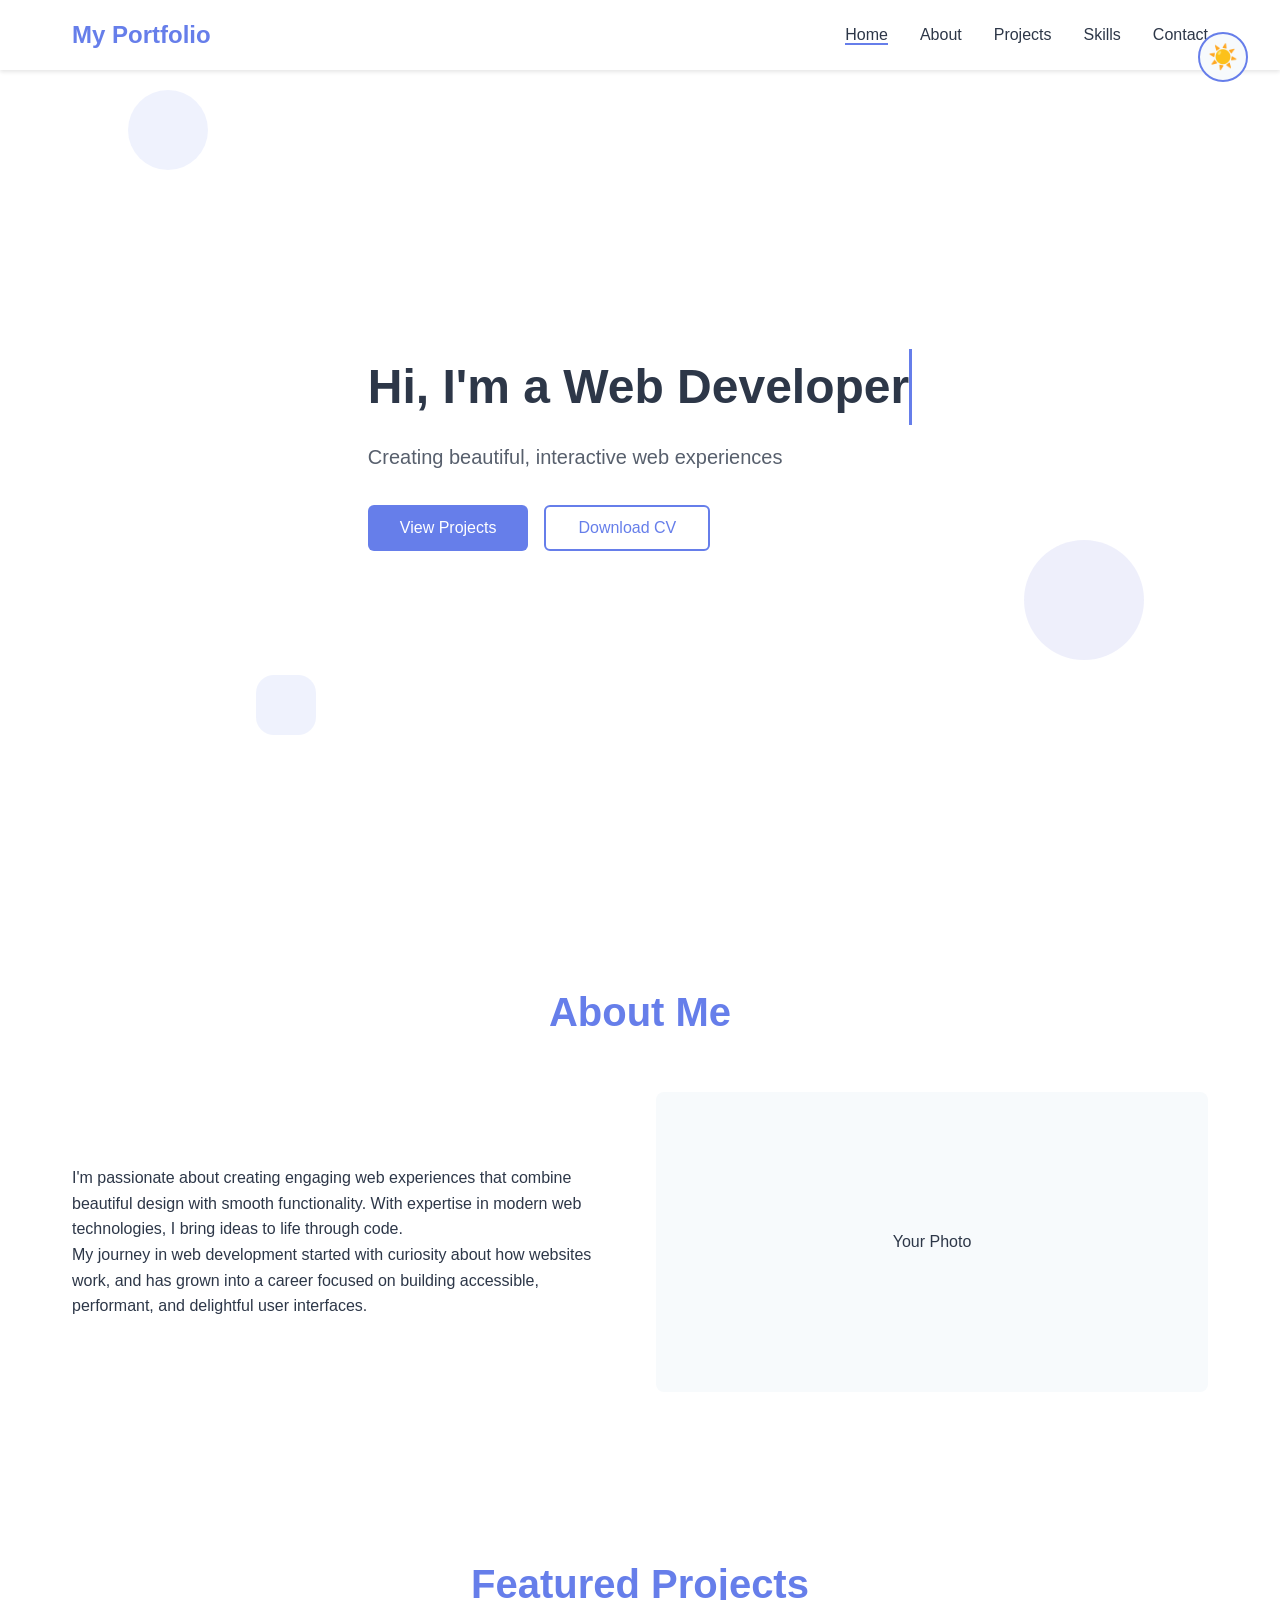
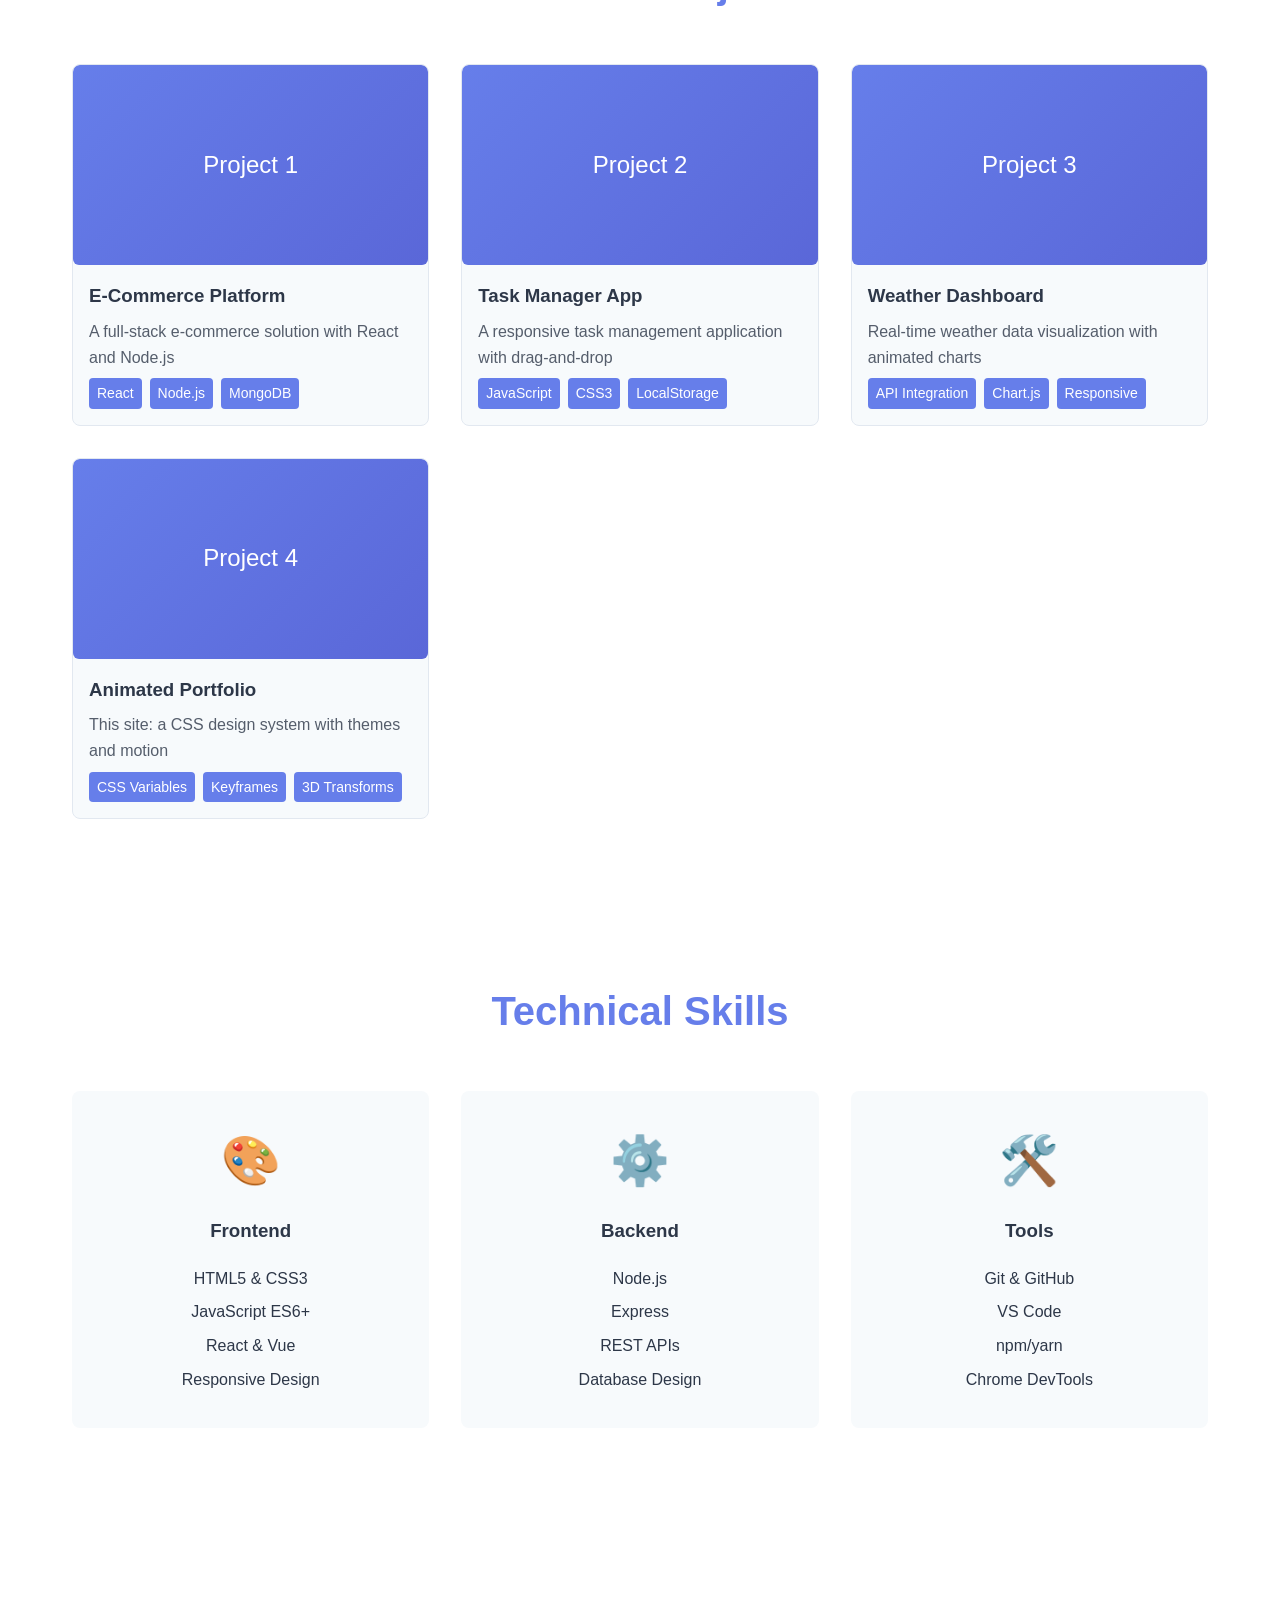
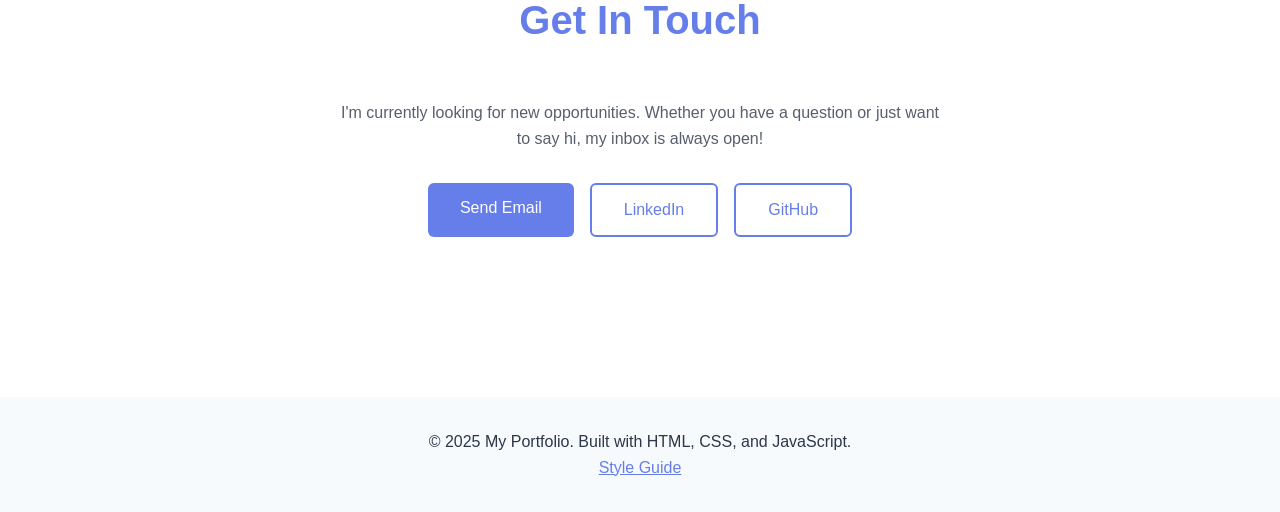
<file: index.html>
<!DOCTYPE html>
<html lang="en">
<head>
    <meta charset="UTF-8">
    <meta name="viewport" content="width=device-width, initial-scale=1.0">
    <title>My Portfolio - Week 12 Enhanced</title>
    <link rel="stylesheet" href="styles.css">
</head>
<body>
    <!-- Theme Toggle Button -->
    <button class="theme-toggle" aria-label="Toggle theme">
        <span class="sun-icon">☀️</span>
        <span class="moon-icon">🌙</span>
    </button>

    <!-- Navigation -->
    <nav class="navbar">
        <div class="nav-container">
            <div class="nav-brand">
                <h2>My Portfolio</h2>
            </div>
            <ul class="nav-menu">
                <li><a href="#home" class="nav-link active">Home</a></li>
                <li><a href="#about" class="nav-link">About</a></li>
                <li><a href="#projects" class="nav-link">Projects</a></li>
                <li><a href="#skills" class="nav-link">Skills</a></li>
                <li><a href="#contact" class="nav-link">Contact</a></li>
            </ul>
        </div>
    </nav>

    <!-- Hero Section -->
    <section id="home" class="hero animate-on-scroll">
        <div class="floating-shape" style="top: 10%; left: 10%; width: 80px; height: 80px; border-radius: 50%; background: var(--color-primary);"></div>
        <div class="floating-shape" style="top: 60%; left: 80%; width: 120px; height: 120px; border-radius: 50%; background: var(--color-primary-dark);"></div>
        <div class="floating-shape" style="top: 75%; left: 20%; width: 60px; height: 60px; border-radius: 30%; background: var(--color-primary);"></div>
        <!-- Parallax on the content, not the section: the section's fadeInUp keeps its transform -->
        <div class="container parallax" data-speed="0.3">
            <h1 class="hero-title">Hi, I'm a Web Developer</h1>
            <p class="hero-subtitle">Creating beautiful, interactive web experiences</p>
            <div class="hero-buttons">
                <button class="btn btn-primary">View Projects</button>
                <button class="btn btn-secondary">Download CV</button>
            </div>
        </div>
    </section>

    <!-- About Section -->
    <section id="about" class="about-section animate-on-scroll">
        <div class="container">
            <h2 class="section-title">About Me</h2>
            <div class="about-content">
                <div class="about-text">
                    <p>I'm passionate about creating engaging web experiences that combine beautiful design with smooth functionality. With expertise in modern web technologies, I bring ideas to life through code.</p>
                    <p>My journey in web development started with curiosity about how websites work, and has grown into a career focused on building accessible, performant, and delightful user interfaces.</p>
                </div>
                <div class="about-image">
                    <!-- TODO: Add image with hover effect -->
                    <div class="image-placeholder">Your Photo</div>
                </div>
            </div>
        </div>
    </section>

    <!-- Projects Section -->
    <section id="projects" class="projects-section animate-on-scroll">
        <div class="container">
            <h2 class="section-title">Featured Projects</h2>
            <div class="projects-grid stagger-children">
                <!-- Project Card 1 -->
                <div class="project-card">
                    <div class="image-wrapper">
                        <div class="project-image">Project 1</div>
                        <div class="image-overlay"></div>
                    </div>
                    <h3>E-Commerce Platform</h3>
                    <p>A full-stack e-commerce solution with React and Node.js</p>
                    <div class="project-tags">
                        <span class="tag">React</span>
                        <span class="tag">Node.js</span>
                        <span class="tag">MongoDB</span>
                    </div>
                </div>

                <!-- Project Card 2 -->
                <div class="project-card">
                    <div class="image-wrapper">
                        <div class="project-image">Project 2</div>
                        <div class="image-overlay"></div>
                    </div>
                    <h3>Task Manager App</h3>
                    <p>A responsive task management application with drag-and-drop</p>
                    <div class="project-tags">
                        <span class="tag">JavaScript</span>
                        <span class="tag">CSS3</span>
                        <span class="tag">LocalStorage</span>
                    </div>
                </div>

                <!-- Project Card 3 -->
                <div class="project-card">
                    <div class="image-wrapper">
                        <div class="project-image">Project 3</div>
                        <div class="image-overlay"></div>
                    </div>
                    <h3>Weather Dashboard</h3>
                    <p>Real-time weather data visualization with animated charts</p>
                    <div class="project-tags">
                        <span class="tag">API Integration</span>
                        <span class="tag">Chart.js</span>
                        <span class="tag">Responsive</span>
                    </div>
                </div>

                <!-- Project Card 4: flips on hover to show its back face -->
                <div class="project-card flip-card">
                    <div class="flip-inner">
                        <div class="flip-front">
                            <div class="image-wrapper">
                                <div class="project-image">Project 4</div>
                                <div class="image-overlay"></div>
                            </div>
                            <h3>Animated Portfolio</h3>
                            <p>This site: a CSS design system with themes and motion</p>
                            <div class="project-tags">
                                <span class="tag">CSS Variables</span>
                                <span class="tag">Keyframes</span>
                                <span class="tag">3D Transforms</span>
                            </div>
                        </div>
                        <div class="flip-back">
                            <h3>Animated Portfolio</h3>
                            <p>Design tokens drive every color, space and timing. Sections fade in on scroll, the theme fades between light and dark, and this card flips in 3D.</p>
                            <div class="flip-links">
                                <a href="styleguide.html" class="btn btn-primary">Style Guide</a>
                                <a href="https://github.com" class="btn btn-secondary">Code</a>
                            </div>
                        </div>
                    </div>
                </div>
            </div>
        </div>
    </section>

    <!-- Skills Section -->
    <section id="skills" class="skills-section animate-on-scroll">
        <div class="container">
            <h2 class="section-title">Technical Skills</h2>
            <div class="skills-grid stagger-children">
                <div class="skill-card">
                    <div class="skill-icon">🎨</div>
                    <h3>Frontend</h3>
                    <ul>
                        <li>HTML5 & CSS3</li>
                        <li>JavaScript ES6+</li>
                        <li>React & Vue</li>
                        <li>Responsive Design</li>
                    </ul>
                </div>
                <div class="skill-card">
                    <div class="skill-icon">⚙️</div>
                    <h3>Backend</h3>
                    <ul>
                        <li>Node.js</li>
                        <li>Express</li>
                        <li>REST APIs</li>
                        <li>Database Design</li>
                    </ul>
                </div>
                <div class="skill-card">
                    <div class="skill-icon">🛠️</div>
                    <h3>Tools</h3>
                    <ul>
                        <li>Git & GitHub</li>
                        <li>VS Code</li>
                        <li>npm/yarn</li>
                        <li>Chrome DevTools</li>
                    </ul>
                </div>
            </div>
        </div>
    </section>

    <!-- Contact Section -->
    <section id="contact" class="contact-section animate-on-scroll">
        <div class="container">
            <h2 class="section-title">Get In Touch</h2>
            <p class="contact-subtitle">I'm currently looking for new opportunities. Whether you have a question or just want to say hi, my inbox is always open!</p>
            <div class="contact-buttons">
                <a href="mailto:your@email.com" class="btn btn-primary">Send Email</a>
                <a href="https://linkedin.com" class="btn btn-secondary">LinkedIn</a>
                <a href="https://github.com" class="btn btn-secondary">GitHub</a>
            </div>
        </div>
    </section>

    <!-- Footer -->
    <footer class="footer">
        <div class="container">
            <p>&copy; 2025 My Portfolio. Built with HTML, CSS, and JavaScript.</p>
            <p><a href="styleguide.html">Style Guide</a></p>
        </div>
    </footer>

    <script src="script.js"></script>
</body>
</html>
</file>
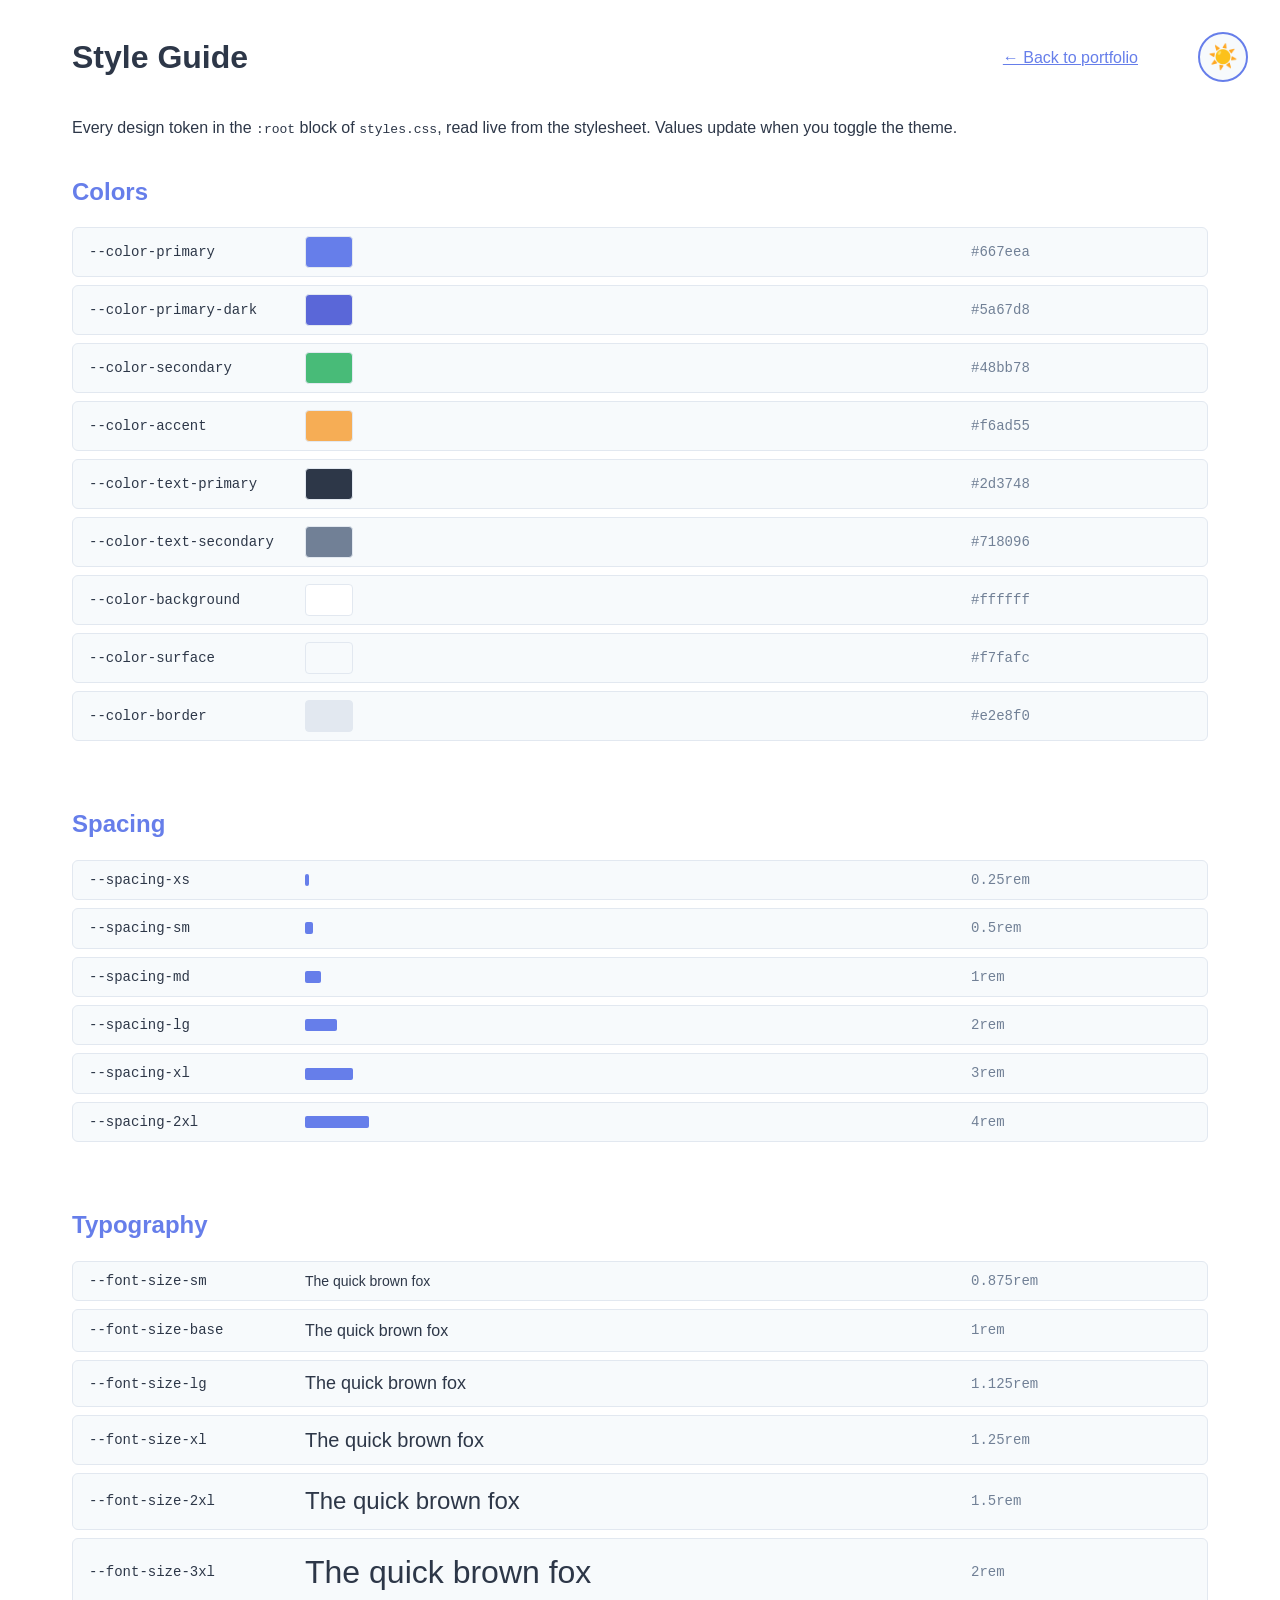
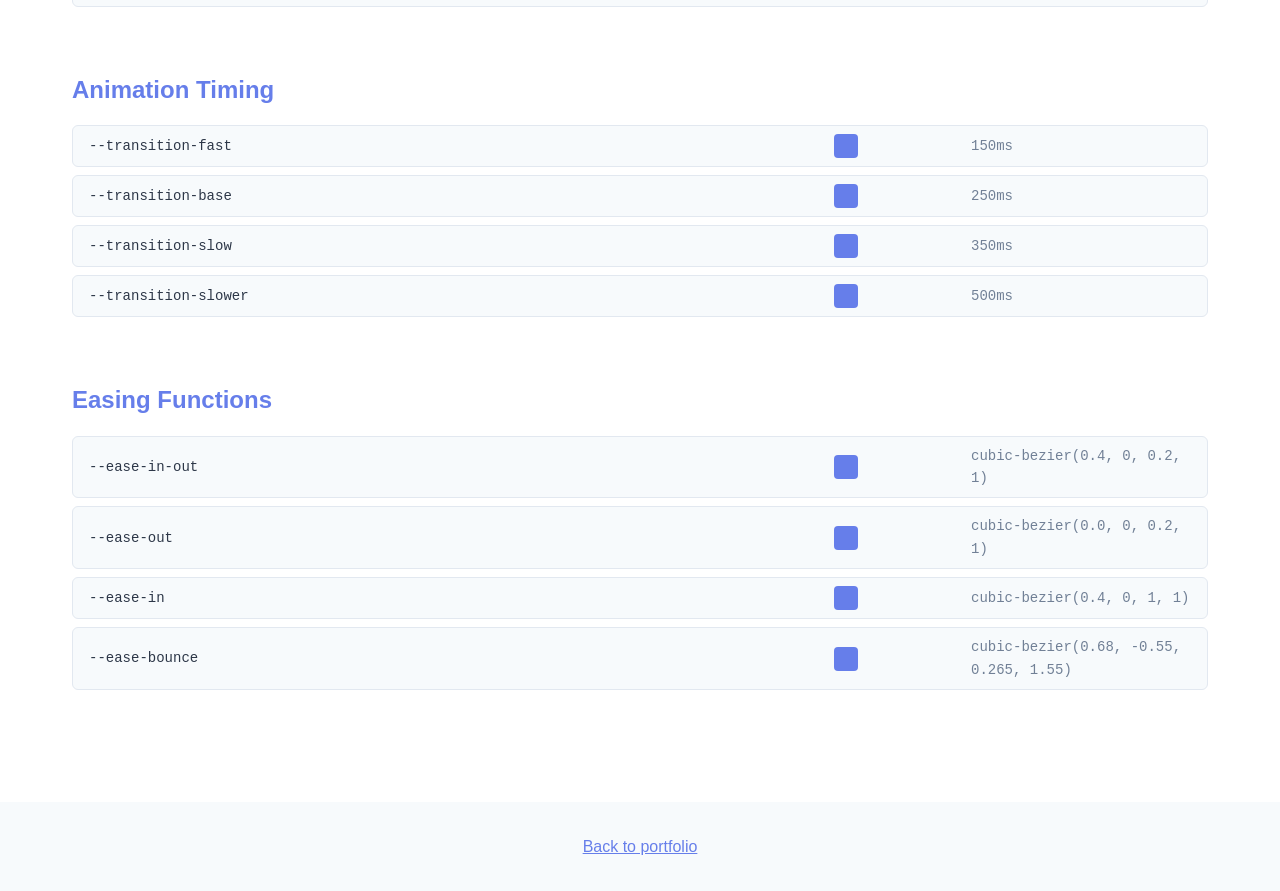
<file: styleguide.html>
<!DOCTYPE html>
<html lang="en">
<head>
    <meta charset="UTF-8">
    <meta name="viewport" content="width=device-width, initial-scale=1.0">
    <title>Style Guide - My Portfolio</title>
    <link rel="stylesheet" href="styles.css">
</head>
<body>
    <!-- Theme Toggle Button (same as index.html, wired by script.js) -->
    <button class="theme-toggle" aria-label="Toggle theme">
        <span class="sun-icon">☀️</span>
        <span class="moon-icon">🌙</span>
    </button>

    <div class="container">
        <header class="sg-header">
            <h1>Style Guide</h1>
            <a href="index.html">&larr; Back to portfolio</a>
        </header>

        <p>Every design token in the <code>:root</code> block of <code>styles.css</code>, read live from the stylesheet. Values update when you toggle the theme.</p>

        <!-- styleguide.js fills each list -->
        <section class="sg-section">
            <h2>Colors</h2>
            <ul class="sg-list" id="sg-colors"></ul>
        </section>

        <section class="sg-section">
            <h2>Spacing</h2>
            <ul class="sg-list" id="sg-spacing"></ul>
        </section>

        <section class="sg-section">
            <h2>Typography</h2>
            <ul class="sg-list" id="sg-type"></ul>
        </section>

        <section class="sg-section">
            <h2>Animation Timing</h2>
            <ul class="sg-list" id="sg-timing"></ul>
        </section>

        <section class="sg-section">
            <h2>Easing Functions</h2>
            <ul class="sg-list" id="sg-easing"></ul>
        </section>
    </div>

    <footer class="footer">
        <div class="container">
            <p><a href="index.html">Back to portfolio</a></p>
        </div>
    </footer>

    <script src="script.js"></script>
    <script src="styleguide.js"></script>
</body>
</html>
</file>
<file: styles.css>
/* ==========================================
   CSS VARIABLES & DESIGN SYSTEM
   ========================================== */

:root {
  /* Color System */
  --color-primary: #667eea;
  --color-primary-dark: #5a67d8;
  --color-secondary: #48bb78;
  --color-accent: #f6ad55;

  --color-text-primary: #2d3748;
  --color-text-secondary: #718096;
  --color-background: #ffffff;
  --color-surface: #f7fafc;
  --color-border: #e2e8f0;

  /* Spacing System */
  --spacing-xs: 0.25rem;
  --spacing-sm: 0.5rem;
  --spacing-md: 1rem;
  --spacing-lg: 2rem;
  --spacing-xl: 3rem;
  --spacing-2xl: 4rem;

  /* Typography */
  --font-size-sm: 0.875rem;
  --font-size-base: 1rem;
  --font-size-lg: 1.125rem;
  --font-size-xl: 1.25rem;
  --font-size-2xl: 1.5rem;
  --font-size-3xl: 2rem;

  /* Animation Timing */
  --transition-fast: 150ms;
  --transition-base: 250ms;
  --transition-slow: 350ms;
  --transition-slower: 500ms;

  /* Easing Functions */
  --ease-in-out: cubic-bezier(0.4, 0, 0.2, 1);
  --ease-out: cubic-bezier(0.0, 0, 0.2, 1);
  --ease-in: cubic-bezier(0.4, 0, 1, 1);
  --ease-bounce: cubic-bezier(0.68, -0.55, 0.265, 1.55);
}

/* Dark Theme Variables */
[data-theme="dark"] {
  --color-text-primary: #f7fafc;
  --color-text-secondary: #cbd5e0;
  --color-background: #1a202c;
  --color-surface: #2d3748;
  --color-border: #4a5568;
}

/* ==========================================
   BASE STYLES
   ========================================== */

* {
  margin: 0;
  padding: 0;
  box-sizing: border-box;
}

body {
  font-family: -apple-system, BlinkMacSystemFont, 'Segoe UI', Roboto, Oxygen, Ubuntu, sans-serif;
  line-height: 1.6;
  color: var(--color-text-primary);
  background: var(--color-background);
  transition: background-color var(--transition-slow),
              color var(--transition-slow);
}

/* Surfaces with their own background fade with the theme too */
.navbar,
.footer,
.skill-card,
.image-placeholder {
  transition: background-color var(--transition-slow),
              color var(--transition-slow);
}

.container {
  max-width: 1200px;
  margin: 0 auto;
  padding: 0 var(--spacing-lg);
}

/* ==========================================
   THEME TOGGLE
   ========================================== */

.theme-toggle {
  position: fixed;
  top: var(--spacing-lg);
  right: var(--spacing-lg);
  width: 50px;
  height: 50px;
  border-radius: 50%;
  background: var(--color-surface);
  border: 2px solid var(--color-primary);
  cursor: pointer;
  z-index: 1000;
  font-size: var(--font-size-2xl);
  transition: transform var(--transition-base),
              border-color var(--transition-base),
              background-color var(--transition-slow);
}

.theme-toggle:hover {
  transform: rotate(180deg);
  border-color: var(--color-primary);
}

@keyframes spin-once {
  to { transform: rotate(360deg); }
}

.theme-toggle.spinning {
  animation: spin-once var(--transition-slow) var(--ease-in-out);
}

/* Hide moon in light mode, sun in dark mode */
[data-theme="light"] .moon-icon {
  display: none;
}

[data-theme="dark"] .sun-icon {
  display: none;
}

/* ==========================================
   NAVIGATION
   ========================================== */

.navbar {
  position: fixed;
  top: 0;
  width: 100%;
  background: var(--color-background);
  box-shadow: 0 2px 4px rgba(0,0,0,0.1);
  z-index: 100;
  padding: var(--spacing-md) 0;
}

.nav-container {
  max-width: 1200px;
  margin: 0 auto;
  padding: 0 var(--spacing-lg);
  display: flex;
  justify-content: space-between;
  align-items: center;
}

.nav-brand h2 {
  color: var(--color-primary);
}

.nav-menu {
  display: flex;
  list-style: none;
  gap: var(--spacing-lg);
}

.nav-link {
  color: var(--color-text-primary);
  text-decoration: none;
  position: relative;
  transition: color var(--transition-fast);
}

.nav-link:hover {
  color: var(--color-primary);
}

.nav-link::after {
  content: '';
  position: absolute;
  bottom: -2px;
  left: 0;
  width: 0;
  height: 2px;
  background: var(--color-primary);
  transition: width var(--transition-base) var(--ease-out);
}

.nav-link:hover::after,
.nav-link.active::after {
  width: 100%;
}

/* ==========================================
   HERO SECTION
   ========================================== */

.hero {
  min-height: 100vh;
  display: flex;
  align-items: center;
  justify-content: center;
  padding-top: 80px;
  position: relative;
  overflow: hidden;
}

/* Keep the hero content above the floating shapes */
.hero .container {
  position: relative;
  z-index: 1;
}

.hero-title {
  font-size: 3rem;
  margin-bottom: var(--spacing-md);
  /* fit-content puts the cursor at the end of the text, not the end of the container */
  width: fit-content;
  overflow: hidden;
  white-space: nowrap;
  border-right: 3px solid var(--color-primary);
  animation:
    typing 3s steps(30, end),
    blink 0.5s step-end infinite;
  animation-delay: 0.5s;
  animation-fill-mode: both;
}

.hero-subtitle {
  font-size: var(--font-size-xl);
  margin-bottom: var(--spacing-lg);
  opacity: 0.8;
}

.hero-buttons {
  display: flex;
  gap: var(--spacing-md);
}

.floating-shape {
  position: absolute;
  opacity: 0.1;
  animation: float 6s var(--ease-in-out) infinite;
}

.floating-shape:nth-child(1) { animation-delay: 0s; }
.floating-shape:nth-child(2) { animation-delay: 2s; }
.floating-shape:nth-child(3) { animation-delay: 4s; }

/* ==========================================
   BUTTONS
   ========================================== */

.btn {
  padding: 0.75rem var(--spacing-lg);
  border: none;
  border-radius: 0.375rem;
  cursor: pointer;
  font-size: var(--font-size-base);
  text-decoration: none;
  display: inline-block;
  transition: transform var(--transition-base) var(--ease-in-out),
              box-shadow var(--transition-base) var(--ease-in-out),
              background-color var(--transition-base),
              color var(--transition-base);
  transform: translateY(0);
}

.btn-primary {
  background: var(--color-primary);
  color: white;
}

.btn-secondary {
  background: transparent;
  color: var(--color-primary);
  border: 2px solid var(--color-primary);
}

.btn:hover {
  background: var(--color-primary-dark);
  transform: translateY(-2px);
  box-shadow: 0 4px 12px rgba(102, 126, 234, 0.4);
}

/* The secondary button's text would vanish on the dark hover background */
.btn-secondary:hover {
  color: white;
}

.btn:active {
  transform: translateY(0);
  transition-duration: var(--transition-fast);
}

/* ==========================================
   SECTIONS
   ========================================== */

section {
  padding: 5rem 0;
}

.section-title {
  font-size: 2.5rem;
  text-align: center;
  margin-bottom: var(--spacing-xl);
  color: var(--color-primary);
}

/* ==========================================
   ABOUT SECTION
   ========================================== */

.about-content {
  display: grid;
  grid-template-columns: 1fr 1fr;
  gap: var(--spacing-lg);
  align-items: center;
}

.image-placeholder {
  background: var(--color-surface);
  height: 300px;
  display: flex;
  align-items: center;
  justify-content: center;
  border-radius: 0.5rem;
  transition: transform var(--transition-base) var(--ease-out),
              box-shadow var(--transition-base) var(--ease-out),
              background-color var(--transition-slow);
}

.image-placeholder:hover {
  transform: scale(1.03) rotate(-1deg);
  box-shadow: 0 10px 30px rgba(0, 0, 0, 0.1);
}

/* ==========================================
   PROJECTS SECTION
   ========================================== */

.projects-grid {
  display: grid;
  grid-template-columns: repeat(auto-fit, minmax(300px, 1fr));
  gap: var(--spacing-lg);
}

.project-card {
  background: var(--color-surface);
  border: 1px solid var(--color-border);
  border-radius: 0.5rem;
  overflow: hidden;
  transition: transform var(--transition-base) var(--ease-out),
              box-shadow var(--transition-base) var(--ease-out),
              border-color var(--transition-base),
              background-color var(--transition-slow);
  cursor: pointer;
}

.project-card:hover {
  transform: scale(1.02);
  box-shadow: 0 10px 30px rgba(0, 0, 0, 0.1);
  border-color: var(--color-primary);
}

.project-image {
  height: 200px;
  background: linear-gradient(135deg, var(--color-primary), var(--color-primary-dark));
  display: flex;
  align-items: center;
  justify-content: center;
  color: white;
  font-size: var(--font-size-2xl);
}

.image-wrapper {
  position: relative;
  overflow: hidden;
}

.project-card .image-wrapper {
  border-radius: 0.375rem;
}

.project-card .image-overlay {
  position: absolute;
  inset: 0;
  background: linear-gradient(to top, rgba(0,0,0,0.7), transparent);
  opacity: 0;
  transition: opacity var(--transition-base);
}

.project-card:hover .image-overlay {
  opacity: 1;
}

.project-card h3 {
  padding: var(--spacing-md) var(--spacing-md) 0;
}

.project-card p {
  padding: var(--spacing-sm) var(--spacing-md);
  opacity: 0.8;
}

.project-tags {
  padding: 0 var(--spacing-md) var(--spacing-md);
  display: flex;
  gap: var(--spacing-sm);
  flex-wrap: wrap;
}

.tag {
  background: var(--color-primary);
  color: white;
  padding: var(--spacing-xs) var(--spacing-sm);
  border-radius: 0.25rem;
  font-size: var(--font-size-sm);
}

/* 3D flip card (Tier 2) */
.flip-card {
  perspective: 1000px;
  overflow: visible;
  background: transparent;
  border: none;
}

/* The flip replaces the scale, and the faces carry the border */
.flip-card:hover {
  transform: none;
  box-shadow: none;
}

.flip-inner {
  position: relative;
  height: 100%;
  transform-style: preserve-3d;
  transition: transform var(--transition-slower) var(--ease-in-out);
}

.flip-card:hover .flip-inner {
  transform: rotateY(180deg);
}

.flip-front,
.flip-back {
  backface-visibility: hidden;
  -webkit-backface-visibility: hidden;
  background: var(--color-surface);
  border: 1px solid var(--color-border);
  border-radius: 0.5rem;
  overflow: hidden;
  transition: background-color var(--transition-slow);
}

.flip-front {
  height: 100%;
}

.flip-back {
  position: absolute;
  inset: 0;
  transform: rotateY(180deg);
  border-color: var(--color-primary);
  display: flex;
  flex-direction: column;
  justify-content: center;
  gap: var(--spacing-md);
  padding: var(--spacing-lg);
}

.flip-back h3,
.flip-back p {
  padding: 0;
}

.flip-links {
  display: flex;
  gap: var(--spacing-sm);
  flex-wrap: wrap;
}

/* ==========================================
   SKILLS SECTION
   ========================================== */

.skills-grid {
  display: grid;
  grid-template-columns: repeat(auto-fit, minmax(250px, 1fr));
  gap: var(--spacing-lg);
}

.skill-card {
  background: var(--color-surface);
  padding: var(--spacing-lg);
  border-radius: 0.5rem;
  text-align: center;
  transition: transform var(--transition-base) var(--ease-out),
              box-shadow var(--transition-base) var(--ease-out),
              background-color var(--transition-slow);
}

.skill-card:hover {
  transform: translateY(-6px);
  box-shadow: 0 10px 30px rgba(0, 0, 0, 0.1);
}

.skill-icon {
  font-size: 3rem;
  margin-bottom: var(--spacing-md);
  transition: transform var(--transition-slow) var(--ease-bounce);
}

.skill-card:hover .skill-icon {
  transform: scale(1.2);
}

.skill-card ul {
  list-style: none;
  margin-top: var(--spacing-md);
}

.skill-card li {
  padding: var(--spacing-xs) 0;
}

/* ==========================================
   CONTACT SECTION
   ========================================== */

.contact-section {
  text-align: center;
}

.contact-subtitle {
  max-width: 600px;
  margin: 0 auto var(--spacing-lg);
  opacity: 0.8;
}

.contact-buttons {
  display: flex;
  gap: var(--spacing-md);
  justify-content: center;
}

/* ==========================================
   FOOTER
   ========================================== */

.footer {
  background: var(--color-surface);
  padding: var(--spacing-lg) 0;
  text-align: center;
  margin-top: 5rem;
}

.footer a {
  color: var(--color-primary);
}

/* ==========================================
   ANIMATIONS
   ========================================== */

@keyframes fadeInUp {
  from {
    opacity: 0;
    transform: translateY(30px);
  }
  to {
    opacity: 1;
    transform: translateY(0);
  }
}

@keyframes fadeInScale {
  from { opacity: 0; transform: scale(0.9); }
  to   { opacity: 1; transform: scale(1); }
}

@keyframes slideInLeft {
  from { opacity: 0; transform: translateX(-50px); }
  to   { opacity: 1; transform: translateX(0); }
}

/* Staggered animation for grid children */
@keyframes fadeInStagger {
  from { opacity: 0; transform: translateY(20px); }
  to   { opacity: 1; transform: translateY(0); }
}

/* max-width rather than width, so the title keeps its fit-content width */
@keyframes typing {
  from { max-width: 0; }
  to { max-width: 100%; }
}

@keyframes blink {
  50% { border-color: transparent; }
}

@keyframes float {
  0%, 100% {
    transform: translateY(0) rotate(0deg);
  }
  33% {
    transform: translateY(-10px) rotate(-2deg);
  }
  66% {
    transform: translateY(-5px) rotate(2deg);
  }
}

/* ==========================================
   UTILITY CLASSES
   ========================================== */

.animate-on-scroll {
  opacity: 0;
}

.animate-on-scroll.visible {
  animation: fadeInUp var(--transition-slower) var(--ease-out) forwards;
}

/* Grid children start hidden and fade in one after another once the grid is visible */
.stagger-children > * {
  opacity: 0;
}

.stagger-children.visible > * {
  animation: fadeInStagger var(--transition-slow) var(--ease-out) forwards;
}

.stagger-children.visible > *:nth-child(1) { animation-delay: 0ms; }
.stagger-children.visible > *:nth-child(2) { animation-delay: 100ms; }
.stagger-children.visible > *:nth-child(3) { animation-delay: 200ms; }
.stagger-children.visible > *:nth-child(4) { animation-delay: 300ms; }
.stagger-children.visible > *:nth-child(5) { animation-delay: 400ms; }
.stagger-children.visible > *:nth-child(6) { animation-delay: 500ms; }

/* ==========================================
   STYLE GUIDE PAGE (Tier 3)
   ========================================== */

.sg-header {
  display: flex;
  justify-content: space-between;
  align-items: center;
  padding: var(--spacing-lg) 0;
  padding-right: 70px; /* room for the fixed theme toggle */
}

.sg-header a {
  color: var(--color-primary);
}

.sg-section {
  padding: var(--spacing-lg) 0;
}

.sg-section h2 {
  color: var(--color-primary);
  margin-bottom: var(--spacing-md);
}

.sg-list {
  list-style: none;
  display: grid;
  gap: var(--spacing-sm);
}

.sg-row {
  display: grid;
  grid-template-columns: 200px 1fr 220px;
  gap: var(--spacing-md);
  align-items: center;
  padding: var(--spacing-sm) var(--spacing-md);
  background: var(--color-surface);
  border: 1px solid var(--color-border);
  border-radius: 0.375rem;
  transition: background-color var(--transition-slow);
}

.sg-name {
  font-family: ui-monospace, Menlo, monospace;
  font-size: var(--font-size-sm);
}

.sg-value {
  font-family: ui-monospace, Menlo, monospace;
  font-size: var(--font-size-sm);
  color: var(--color-text-secondary);
}

.sg-swatch {
  width: 48px;
  height: 32px;
  border-radius: 0.25rem;
  border: 1px solid var(--color-border);
}

.sg-bar {
  height: 12px;
  background: var(--color-primary);
  border-radius: 2px;
}

/* Side margins leave room for --ease-bounce to overshoot */
.sg-track {
  position: relative;
  height: 24px;
  margin: 0 15%;
}

.sg-box {
  position: absolute;
  left: 0;
  width: 24px;
  height: 24px;
  border-radius: 0.25rem;
  background: var(--color-primary);
  transition-property: left;
}

.sg-track.moved .sg-box {
  left: calc(100% - 24px);
}

/* ==========================================
   REDUCED MOTION (Tier 1)
   ========================================== */

@media (prefers-reduced-motion: reduce) {
  *,
  *::before,
  *::after {
    animation: none !important;
    transition: none !important;
  }

  .animate-on-scroll,
  .stagger-children > * {
    opacity: 1;
  }

  .hero-title {
    border-right: none;
  }
}

/* ==========================================
   RESPONSIVE DESIGN
   ========================================== */

@media (max-width: 768px) {
  .nav-menu {
    flex-direction: column;
    position: absolute;
    top: 100%;
    left: 0;
    width: 100%;
    background: var(--color-background);
    /* Add mobile menu styles */
  }

  .about-content {
    grid-template-columns: 1fr;
  }

  .hero-title {
    font-size: var(--font-size-3xl);
  }

  .projects-grid,
  .skills-grid {
    grid-template-columns: 1fr;
  }

  .contact-buttons {
    flex-direction: column;
    align-items: center;
  }

  .sg-row {
    grid-template-columns: 1fr;
  }
}
</file>
